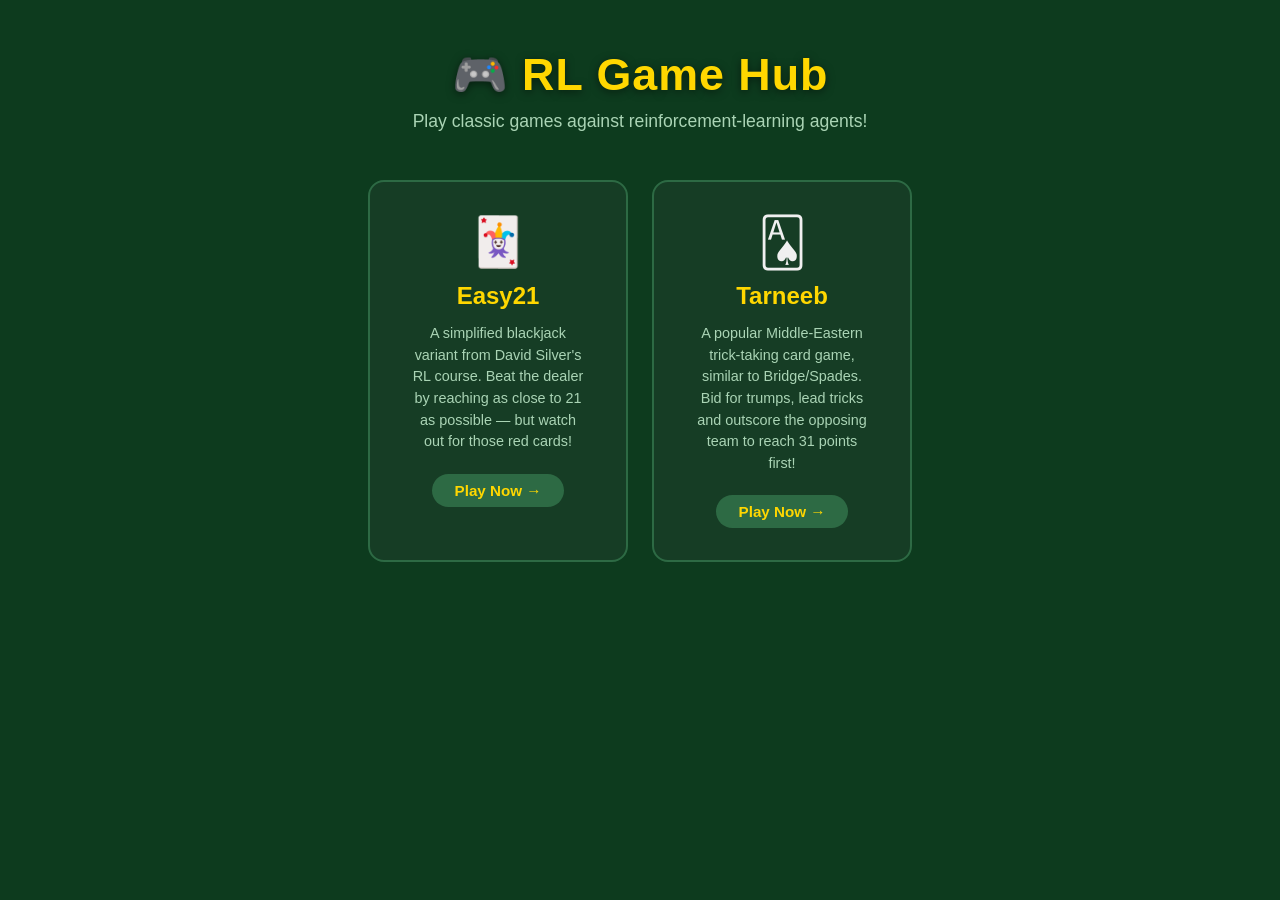
<file: templates/index.html>
<!DOCTYPE html>
<html lang="en">
<head>
  <meta charset="UTF-8" />
  <meta name="viewport" content="width=device-width, initial-scale=1.0" />
  <title>RL Game Hub</title>
  <link rel="stylesheet" href="/static/css/style.css" />
</head>
<body>
  <header class="landing-header">
    <h1>🎮 RL Game Hub</h1>
    <p>Play classic games against reinforcement-learning agents!</p>
  </header>

  <div class="game-grid">
    <a href="/easy21" class="game-card">
      <div class="game-card-icon">🃏</div>
      <h2>Easy21</h2>
      <p>
        A simplified blackjack variant from David Silver's RL course.
        Beat the dealer by reaching as close to 21 as possible —
        but watch out for those red cards!
      </p>
      <span class="play-btn">Play Now →</span>
    </a>
    <a href="/tarneeb" class="game-card">
      <div class="game-card-icon">🂡</div>
      <h2>Tarneeb</h2>
      <p>
        A popular Middle-Eastern trick-taking card game, similar to
        Bridge/Spades. Bid for trumps, lead tricks and outscore the
        opposing team to reach 31 points first!
      </p>
      <span class="play-btn">Play Now →</span>
    </a>
  </div>
</body>
</html>
</file>
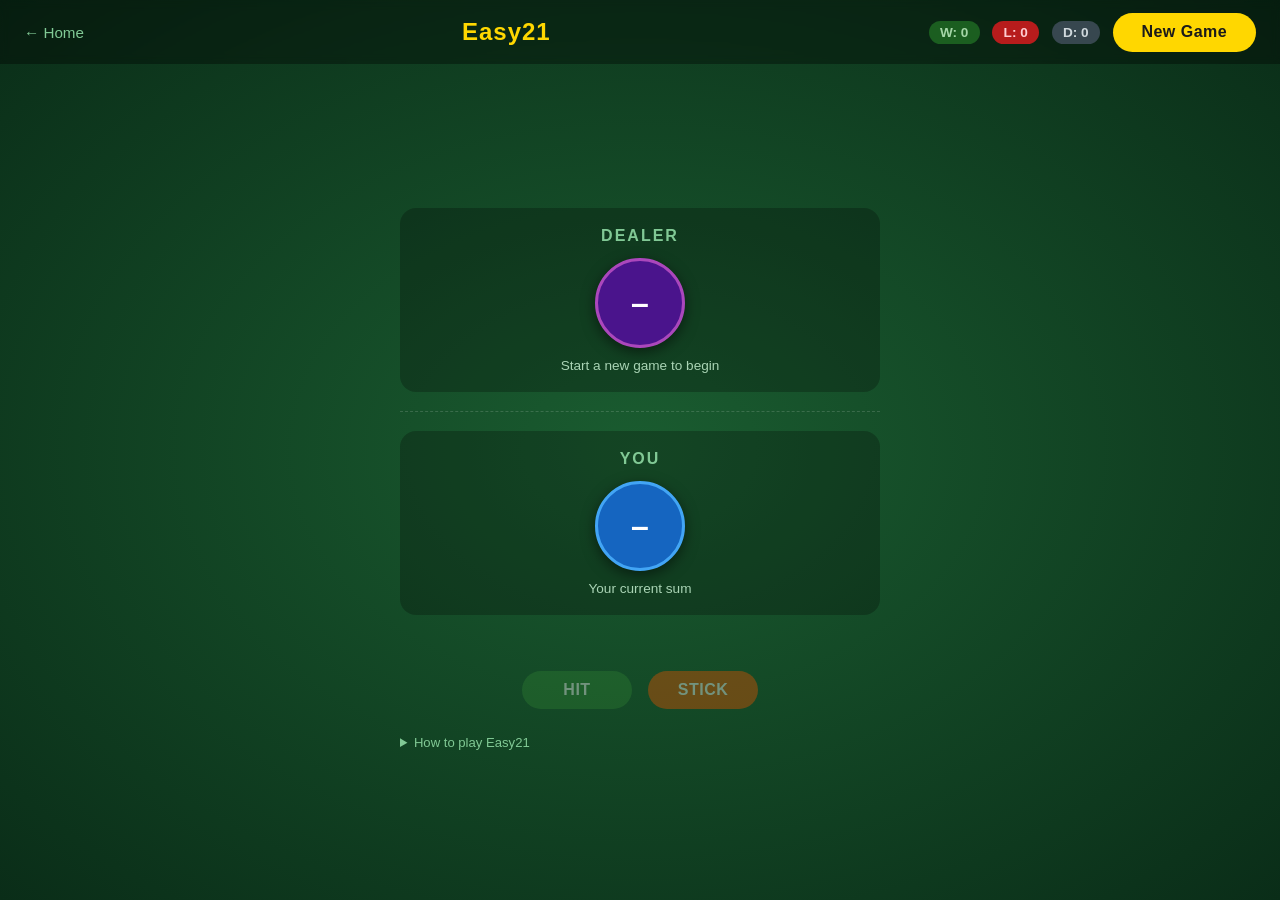
<file: templates/easy21.html>
<!DOCTYPE html>
<html lang="en">
<head>
  <meta charset="UTF-8" />
  <meta name="viewport" content="width=device-width, initial-scale=1.0" />
  <title>Easy21 – RL Game Hub</title>
  <link rel="stylesheet" href="/static/css/style.css" />
</head>
<body class="game-body">

  <!-- ── Header ─────────────────────────────────────────────── -->
  <header class="game-header">
    <a href="/" class="back-link">← Home</a>
    <h1>Easy21</h1>
    <div class="score-bar">
      <span class="score-pill win">W: <span id="wins">0</span></span>
      <span class="score-pill lose">L: <span id="losses">0</span></span>
      <span class="score-pill draw">D: <span id="draws">0</span></span>
      <button id="new-game-btn" class="btn btn-new-game">New Game</button>
    </div>
  </header>

  <!-- ── Game table ─────────────────────────────────────────── -->
  <main class="game-table" id="game-table">

    <!-- Result overlay (shown when game ends) -->
    <div class="result-overlay" id="result-overlay">
      <div class="result-box">
        <div class="result-emoji" id="result-emoji"></div>
        <div class="result-title" id="result-title"></div>
        <div class="result-detail" id="result-detail"></div>
        <button class="btn btn-play-again" id="play-again-btn">Play Again</button>
      </div>
    </div>

    <!-- Dealer section -->
    <section class="player-section" id="dealer-section">
      <h2>Dealer</h2>
      <div class="cards-row" id="dealer-cards">
        <div class="sum-badge dealer" id="dealer-badge">–</div>
        <div class="card face-down" id="dealer-hidden-card" style="display:none"></div>
      </div>
      <p class="section-label" id="dealer-label">Start a new game to begin</p>
    </section>

    <hr class="table-divider" />

    <!-- Player section -->
    <section class="player-section" id="player-section">
      <h2>You</h2>
      <div class="cards-row">
        <div class="sum-badge player" id="player-badge">–</div>
      </div>
      <p class="section-label" id="player-label">Your current sum</p>
    </section>

    <!-- Status message -->
    <p id="status-msg"></p>

    <!-- Action buttons -->
    <div class="action-row" id="action-row">
      <button class="btn btn-hit"   id="hit-btn"   disabled>HIT</button>
      <button class="btn btn-stick" id="stick-btn" disabled>STICK</button>
    </div>

    <!-- Rules accordion -->
    <details class="rules-section">
      <summary>How to play Easy21</summary>
      <ul>
        <li>Cards are numbered <strong>1–10</strong></li>
        <li><strong>Black cards</strong> (2/3 chance) add to your sum</li>
        <li><strong>Red cards</strong> (1/3 chance) subtract from your sum</li>
        <li>Going below 1 or above 21 = <strong>bust</strong> (you lose)</li>
        <li>Press <strong>HIT</strong> to draw another card</li>
        <li>Press <strong>STICK</strong> to end your turn; the dealer then plays</li>
        <li>Dealer must draw until their sum reaches 17 or higher</li>
        <li>Highest sum (without busting) wins; ties are a draw</li>
      </ul>
    </details>

  </main>

  <!-- ── Game logic ─────────────────────────────────────────── -->
  <script>
    'use strict';

    // DOM references
    const newGameBtn    = document.getElementById('new-game-btn');
    const playAgainBtn  = document.getElementById('play-again-btn');
    const hitBtn        = document.getElementById('hit-btn');
    const stickBtn      = document.getElementById('stick-btn');
    const resultOverlay = document.getElementById('result-overlay');
    const resultEmoji   = document.getElementById('result-emoji');
    const resultTitle   = document.getElementById('result-title');
    const resultDetail  = document.getElementById('result-detail');
    const dealerBadge   = document.getElementById('dealer-badge');
    const dealerHidden  = document.getElementById('dealer-hidden-card');
    const dealerLabel   = document.getElementById('dealer-label');
    const playerBadge   = document.getElementById('player-badge');
    const playerLabel   = document.getElementById('player-label');
    const statusMsg     = document.getElementById('status-msg');
    const winsEl        = document.getElementById('wins');
    const lossesEl      = document.getElementById('losses');
    const drawsEl       = document.getElementById('draws');

    let gameActive  = false;
    let lastAction  = null;

    // ── Helpers ─────────────────────────────────────────────
    function setButtons(active) {
      hitBtn.disabled   = !active;
      stickBtn.disabled = !active;
    }

    function updateScore(data) {
      winsEl.textContent   = data.wins;
      lossesEl.textContent = data.losses;
      drawsEl.textContent  = data.draws;
    }

    function renderState(state, dealerFirstCard, gameOver) {
      playerBadge.textContent = state.player_sum;

      if (gameOver) {
        // Show dealer's final sum, hide the hidden-card indicator
        dealerBadge.textContent = state.dealer_sum;
        dealerHidden.style.display = 'none';
        dealerLabel.textContent =
          `Dealer final sum: ${state.dealer_sum}`;
        playerLabel.textContent =
          `Your final sum: ${state.player_sum}`;
      } else {
        // Show only dealer's first (visible) card
        dealerBadge.textContent = dealerFirstCard;
        dealerHidden.style.display = 'flex';
        dealerLabel.textContent =
          `Dealer shows: ${dealerFirstCard}  (+hidden cards)`;
        playerLabel.textContent =
          `Your current sum: ${state.player_sum}`;
      }
    }

    function buildResultMessage(result, state) {
      if (result === 'win') {
        const dealerBusted =
          state.dealer_sum < 1 || state.dealer_sum > 21;
        return {
          emoji: '🎉',
          title: 'You Win!',
          cls:   'win',
          detail: dealerBusted
            ? `Dealer busted (sum ${state.dealer_sum})`
            : `Your ${state.player_sum} beats dealer's ${state.dealer_sum}`,
        };
      }
      if (result === 'lose') {
        // When the player busts after HIT, easy21.py stores the pre-bust sum
        // in the state (not the busted value), so checking state.player_sum
        // would never show out-of-range. Using lastAction is the reliable signal.
        const playerBusted = lastAction === 'hit';
        return {
          emoji: playerBusted ? '💥' : '😔',
          title: playerBusted ? 'Bust!' : 'You Lose!',
          cls:   'lose',
          detail: playerBusted
            ? 'You drew a card and went out of range'
            : `Dealer's ${state.dealer_sum} beats your ${state.player_sum}`,
        };
      }
      // draw
      return {
        emoji:  '🤝',
        title:  'Draw!',
        cls:    'draw',
        detail: `Both ended with ${state.player_sum}`,
      };
    }

    function showResult(result, state) {
      const msg = buildResultMessage(result, state);
      resultEmoji.textContent = msg.emoji;
      resultTitle.textContent = msg.title;
      resultTitle.className   = `result-title ${msg.cls}`;
      resultDetail.textContent = msg.detail;
      resultOverlay.style.display = 'flex';
    }

    // ── API calls ───────────────────────────────────────────
    async function newGame() {
      resultOverlay.style.display = 'none';
      statusMsg.textContent = '';
      lastAction = null;

      try {
        const res  = await fetch('/api/easy21/new', { method: 'POST' });
        const data = await res.json();

        gameActive = true;
        updateScore(data);
        renderState(data.state, data.state.dealer_first_card, false);
        setButtons(true);
      } catch (err) {
        statusMsg.textContent = 'Network error. Please try again.';
      }
    }

    async function takeAction(action) {
      if (!gameActive) return;
      lastAction = action;
      setButtons(false);
      statusMsg.textContent = '';

      try {
        const res  = await fetch('/api/easy21/action', {
          method:  'POST',
          headers: { 'Content-Type': 'application/json' },
          body:    JSON.stringify({ action }),
        });
        const data = await res.json();

        if (data.error) {
          statusMsg.textContent = data.error;
          setButtons(true);
          return;
        }

        updateScore(data);
        renderState(data.state, data.dealer_first_card, !!data.result);

        if (data.result) {
          gameActive = false;
          showResult(data.result, data.state);
        } else {
          setButtons(true);
        }
      } catch (err) {
        statusMsg.textContent = 'Network error. Please try again.';
        setButtons(true);
      }
    }

    // ── Event listeners ─────────────────────────────────────
    newGameBtn.addEventListener('click', newGame);
    playAgainBtn.addEventListener('click', newGame);
    hitBtn.addEventListener('click',   () => takeAction('hit'));
    stickBtn.addEventListener('click', () => takeAction('stick'));
  </script>
</body>
</html>
</file>
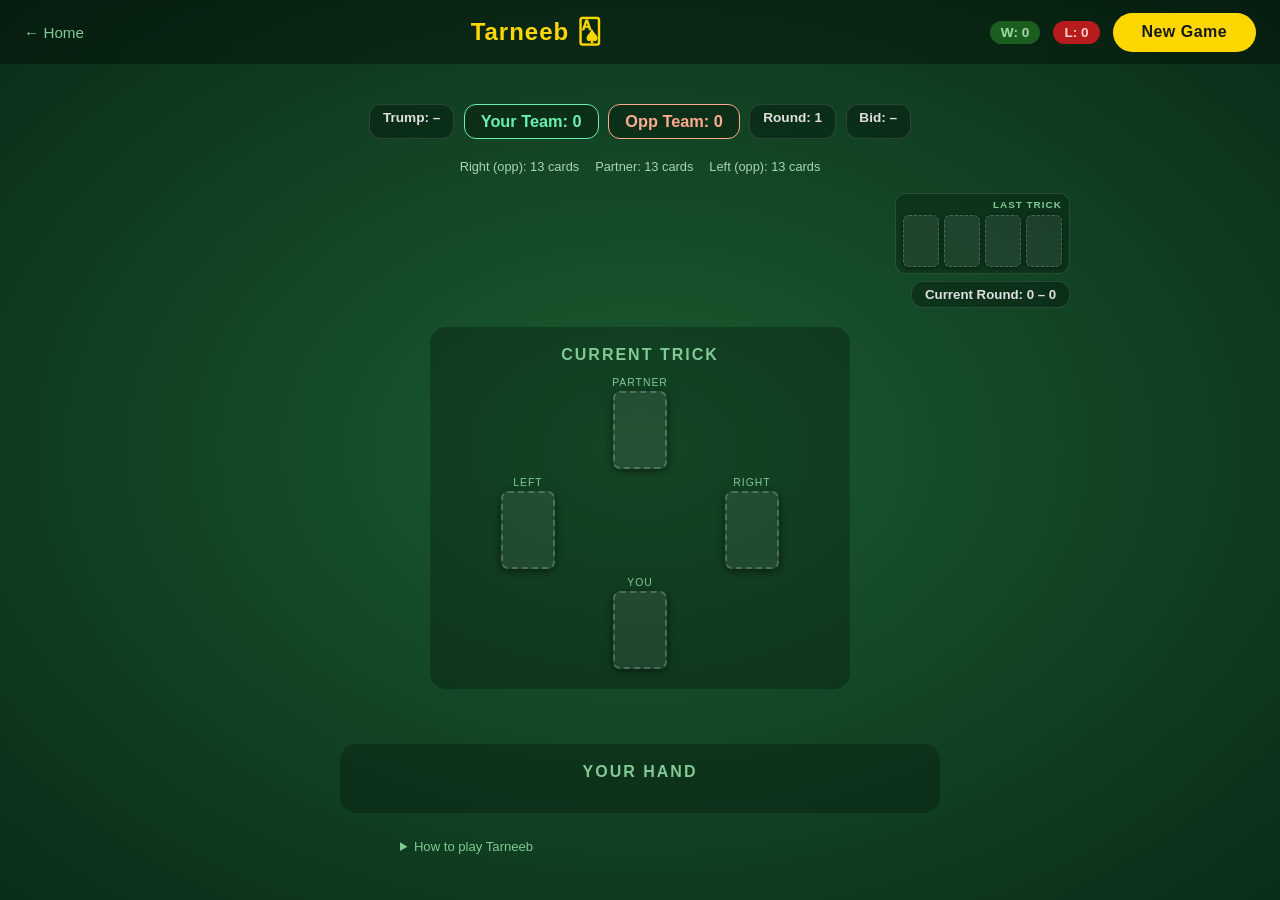
<file: templates/tarneeb.html>
<!DOCTYPE html>
<html lang="en">

<head>
  <meta charset="UTF-8" />
  <meta name="viewport" content="width=device-width, initial-scale=1.0" />
  <title>Tarneeb – RL Game Hub</title>
  <link rel="stylesheet" href="/static/css/style.css" />
</head>

<body class="game-body">

  <!-- ── Header ─────────────────────────────────────────────── -->
  <header class="game-header">
    <a href="/" class="back-link">← Home</a>
    <h1>Tarneeb 🂡</h1>
    <div class="score-bar">
      <span class="score-pill win">W: <span id="wins">0</span></span>
      <span class="score-pill lose">L: <span id="losses">0</span></span>
      <button id="new-game-btn" class="btn btn-new-game">New Game</button>
    </div>
  </header>

  <!-- ── Game table ─────────────────────────────────────────── -->
  <main class="game-table" id="game-table">

    <!-- Result overlay -->
    <div class="result-overlay" id="result-overlay">
      <div class="result-box">
        <div class="result-emoji" id="result-emoji"></div>
        <div class="result-title" id="result-title"></div>
        <div class="result-detail" id="result-detail"></div>
        <button class="btn btn-play-again" id="play-again-btn">Play Again</button>
      </div>
    </div>

    <div class="start-overlay" id="start-overlay">
      <div class="start-overlay-inner">
        <div class="start-round" id="start-round">ROUND 1</div>
        <div class="start-fight" id="start-fight">FIGHT!</div>
      </div>
    </div>

    <!-- Info strip: trump suit / scores / round -->
    <div class="tarneeb-info" id="tarneeb-info">
      <span class="info-pill" id="pill-trump">Trump: –</span>
      <span class="info-pill info-pill-you game-score-pill" id="pill-score-you">Your Team: 0</span>
      <span class="info-pill info-pill-opp game-score-pill" id="pill-score-opp">Opp Team: 0</span>
      <span class="info-pill" id="pill-round">Round: 1</span>
      <span class="info-pill" id="pill-bid">Bid: –</span>
    </div>

    <!-- Opponents strip -->
    <div class="opponents-strip" id="opponents-strip">
      <span class="opponent-chip" id="chip-right">Right (opp): 13 cards</span>
      <span class="opponent-chip" id="chip-partner">Partner: 13 cards</span>
      <span class="opponent-chip" id="chip-left">Left (opp): 13 cards</span>
    </div>

    <div class="last-trick-top-right">
      <div class="right-status-stack">
        <div class="last-trick-mini" id="last-trick-mini">
          <span class="last-trick-mini-label">Last Trick</span>
          <div class="last-trick-mini-row" id="last-trick-row">
            <div class="t-card mini empty">–</div>
            <div class="t-card mini empty">–</div>
            <div class="t-card mini empty">–</div>
            <div class="t-card mini empty">–</div>
          </div>
        </div>
        <span class="info-pill round-score-pill" id="pill-round-score">Current Round: 0 – 0</span>
      </div>
    </div>

    <!-- Current trick compass -->
    <section class="player-section" style="max-width:420px;">
      <h2 id="trick-title">Current Trick</h2>
      <div class="trick-area">
        <div class="trick-slot top">
          <span class="trick-player-label" id="trick-label-2">Partner</span>
          <div class="t-card empty" id="trick-2">–</div>
        </div>
        <div class="trick-slot left">
          <span class="trick-player-label" id="trick-label-3">Left</span>
          <div class="t-card empty" id="trick-3">–</div>
        </div>
        <div class="trick-slot center"></div>
        <div class="trick-slot right">
          <span class="trick-player-label" id="trick-label-1">Right</span>
          <div class="t-card empty" id="trick-1">–</div>
        </div>
        <div class="trick-slot bottom">
          <span class="trick-player-label" id="trick-label-0">You</span>
          <div class="t-card empty" id="trick-0">–</div>
        </div>
      </div>
    </section>

    <!-- Status message -->
    <p id="status-msg"></p>

    <section class="player-section" style="width:100%; max-width:600px;">
      <h2>Your Hand</h2>
      <div class="hand-area" id="hand-area"></div>
    </section>

    <!-- Bidding controls (shown during bidding phase) -->
    <div class="bid-controls" id="bid-controls" style="display:none;">
      <p class="bid-hint">
        Current high bid: <strong id="high-bid-val">–</strong>
        <span id="high-bid-by"></span>
      </p>

      <!-- Suit selector -->
      <div class="bid-row" id="suit-row">
        <button class="btn btn-suit hearts" data-suit="HEARTS" disabled>♥</button>
        <button class="btn btn-suit diamonds" data-suit="DIAMONDS" disabled>♦</button>
        <button class="btn btn-suit clubs" data-suit="CLUBS" disabled>♣</button>
        <button class="btn btn-suit spades" data-suit="SPADES" disabled>♠</button>
        <button class="btn btn-suit suns" data-suit="SUNS" disabled title="Suns (no-trump)">☀</button>
      </div>

      <!-- Bid value selector -->
      <div class="bid-value-row" id="bid-value-row">
        <button class="bid-value-btn" id="bid-dec" disabled>−</button>
        <span class="bid-value-display" id="bid-val-display">7</span>
        <button class="bid-value-btn" id="bid-inc" disabled>+</button>
      </div>

      <!-- Actions -->
      <div class="action-row">
        <button class="btn btn-hit" id="bid-btn" disabled>BID</button>
        <button class="btn btn-pass btn-stick" id="pass-btn" disabled>PASS</button>
        <button class="btn btn-double" id="double-btn" disabled>DOUBLE</button>
      </div>
    </div>

    <!-- Playing controls (shown during playing phase) -->
    <div id="play-controls" style="display:none; width:100%; max-width:600px;">
      <div class="action-row action-row--spaced"></div>
    </div>

    <!-- Rules accordion -->
    <details class="rules-section">
      <summary>How to play Tarneeb</summary>
      <ul>
        <li>4 players — <strong>You</strong> &amp; <strong>Partner</strong> vs two opponents</li>
        <li><strong>Bidding:</strong> starting at 7, each player bids the number of tricks their team will win (or
          passes). The highest bidder names the trump suit.</li>
        <li><strong>Playing:</strong> leads any card; others must follow suit if possible. Highest card of the led suit
          wins unless a trump is played.</li>
        <li>13 tricks per round. If the bidding team wins ≥ bid tricks, they score all their tricks. Otherwise they
          score −bid.</li>
        <li>First team to reach <strong>31 points</strong> wins the game.</li>
      </ul>
    </details>

  </main>

  <!-- ── Game logic ─────────────────────────────────────────── -->
  <script>
    'use strict';

    /* ── DOM refs ─────────────────────────────────────────── */
    const newGameBtn = document.getElementById('new-game-btn');
    const playAgainBtn = document.getElementById('play-again-btn');
    const resultOverlay = document.getElementById('result-overlay');
    const startOverlay = document.getElementById('start-overlay');
    const startRound = document.getElementById('start-round');
    const startFight = document.getElementById('start-fight');
    const resultEmoji = document.getElementById('result-emoji');
    const resultTitle = document.getElementById('result-title');
    const resultDetail = document.getElementById('result-detail');
    const statusMsg = document.getElementById('status-msg');
    const winsEl = document.getElementById('wins');
    const lossesEl = document.getElementById('losses');

    const pillTrump = document.getElementById('pill-trump');
    const pillScoreYou = document.getElementById('pill-score-you');
    const pillScoreOpp = document.getElementById('pill-score-opp');
    const pillRoundScore = document.getElementById('pill-round-score');
    const pillRound = document.getElementById('pill-round');
    const pillBid = document.getElementById('pill-bid');
    const trickTitle = document.getElementById('trick-title');
    const chipRight = document.getElementById('chip-right');
    const chipPartner = document.getElementById('chip-partner');
    const chipLeft = document.getElementById('chip-left');

    const trickSlots = {
      0: document.getElementById('trick-0'),
      1: document.getElementById('trick-1'),
      2: document.getElementById('trick-2'),
      3: document.getElementById('trick-3'),
    };
    const trickLabels = {
      0: document.getElementById('trick-label-0'),
      1: document.getElementById('trick-label-1'),
      2: document.getElementById('trick-label-2'),
      3: document.getElementById('trick-label-3'),
    };
    const lastTrickRow = document.getElementById('last-trick-row');

    const bidControls = document.getElementById('bid-controls');
    const playControls = document.getElementById('play-controls');
    const handArea = document.getElementById('hand-area');
    const doubleBtn = document.getElementById('double-btn');

    const bidBtn = document.getElementById('bid-btn');
    const passBtn = document.getElementById('pass-btn');
    const bidDecBtn = document.getElementById('bid-dec');
    const bidIncBtn = document.getElementById('bid-inc');
    const bidValDisp = document.getElementById('bid-val-display');
    const highBidVal = document.getElementById('high-bid-val');
    const highBidBy = document.getElementById('high-bid-by');
    const suitBtns = document.querySelectorAll('.btn-suit');

    /* ── State ──────────────────────────────────────────── */
    let gameActive = false;
    let selectedSuit = null;
    let bidValue = 7;
    let minBid = 7;
    let minBidForSuns = 7;   // may be lower than minBid when current high is a suit
    let gamePhase = 'bidding';
    let playerName = localStorage.getItem('tarneebPlayerName') || '';
    let currentPlayerLabels = ['You', 'Right', 'Partner', 'Left'];
    const PLAY_ANIM_MS = 380;
    const BID_ANIM_MS = 700;

    /* ── Helpers ────────────────────────────────────────── */
    const SUIT_COLORS = {
      HEARTS: 'red', DIAMONDS: 'red', CLUBS: 'black', SPADES: 'black', SUNS: '#b8860b'
    };
    const SUIT_SYMBOLS = {
      HEARTS: '♥', DIAMONDS: '♦', CLUBS: '♣', SPADES: '♠', SUNS: '☀'
    };
    const SUIT_CLASS = {
      HEARTS: 'trump-hearts', DIAMONDS: 'trump-diamonds',
      CLUBS: 'trump-clubs', SPADES: 'trump-spades', SUNS: 'trump-suns'
    };

    function clearSlots(slots) {
      Object.values(slots).forEach(el => {
        el.textContent = '–';
        el.className = 't-card empty';
      });
    }

    function renderSlots(slots, entries) {
      clearSlots(slots);
      entries.forEach(entry => {
        const slot = slots[entry.player];
        if (!slot) return;
        slot.textContent = entry.display;
        slot.className = 't-card ' + (SUIT_COLORS[entry.suit] || 'black');
      });
    }

    function renderTrick(trick) {
      trickTitle.textContent = 'Current Trick';
      renderSlots(trickSlots, trick || []);
    }

    function renderLastTrick(lastTrick) {
      const cards = lastTrick || [];
      lastTrickRow.innerHTML = '';

      for (let i = 0; i < 4; i++) {
        const card = cards[i];
        const el = document.createElement('div');
        el.className = 't-card mini';

        if (!card) {
          el.classList.add('empty');
          el.textContent = '–';
        } else {
          el.classList.add(SUIT_COLORS[card.suit] || 'black');
          el.textContent = card.display;
          const label = (typeof card.player === 'number' && currentPlayerLabels[card.player])
            ? currentPlayerLabels[card.player]
            : ('P' + (i + 1));
          el.title = 'P' + (i + 1) + ': ' + label;
        }
        lastTrickRow.appendChild(el);
      }
    }

    function sleep(ms) {
      return new Promise(resolve => setTimeout(resolve, ms));
    }

    async function animatePlayEvents(data) {
      const events = data.play_events || [];
      if (!events.length) return;

      let trickNow = [...(data.trick_before || [])];
      let lastNow = [...(data.last_trick || [])];

      renderTrick(trickNow);
      renderLastTrick(lastNow);

      for (const event of events) {
        trickNow.push(event);
        renderTrick(trickNow);
        await sleep(PLAY_ANIM_MS);

        if (trickNow.length === 4) {
          lastNow = [...trickNow];
          renderLastTrick(lastNow);
          await sleep(PLAY_ANIM_MS);
          trickNow = [];
          renderTrick(trickNow);
          await sleep(Math.floor(PLAY_ANIM_MS / 2));
        }
      }
    }

    function formatBidEvent(event, names) {
      const playerNameForEvent = names[event.player] || ('Player ' + (event.player + 1));
      if (event.kind === 'pass') {
        return playerNameForEvent + ' passed';
      }
      if (event.kind === 'double') {
        return playerNameForEvent + ' doubled';
      }
      if (event.kind === 'bid') {
        const suitSym = SUIT_SYMBOLS[event.suit] || event.suit || '';
        return playerNameForEvent + ' bid ' + event.value + ' ' + suitSym;
      }
      return playerNameForEvent + ' acted';
    }

    async function animateBidEvents(data) {
      const events = data.bid_events || [];
      if (!events.length) return;

      const names = data.player_names || ['You', 'Right', 'Partner', 'Left'];
      for (const event of events) {
        statusMsg.textContent = formatBidEvent(event, names);
        await sleep(BID_ANIM_MS);
      }

      if (!data.done && data.phase === 'bidding' && data.current_player === 0) {
        statusMsg.textContent = 'Your turn to bid';
      }
    }

    async function showBidAnimation() {
      if (!startOverlay || !startRound || !startFight) return;

      startRound.style.display = '';
      startRound.textContent = 'BID!';
      startFight.style.display = 'none';
      startFight.classList.remove('show');
      startOverlay.classList.add('show');

      await sleep(900);

      startOverlay.classList.remove('show');
      startFight.style.display = '';
      startRound.textContent = 'ROUND 1';
      startFight.textContent = 'FIGHT!';
      startRound.style.display = '';
      startFight.classList.remove('show');
    }

    async function showFightAnimation() {
      if (!startOverlay || !startRound || !startFight) return;

      startRound.style.display = 'none';
      startFight.style.display = '';
      startFight.textContent = 'FIGHT!';
      startFight.classList.remove('show');
      startOverlay.classList.add('show');

      await sleep(60);
      startFight.classList.add('show');
      await sleep(900);

      startOverlay.classList.remove('show');
      startRound.style.display = '';
      startFight.classList.remove('show');
    }

    function renderHand(hand, enabled) {
      handArea.innerHTML = '';
      hand.forEach(card => {
        const btn = document.createElement('button');
        const isValid = card.valid !== false;
        btn.className = 'hand-card ' + (SUIT_COLORS[card.suit] || 'black');
        btn.textContent = card.display;
        btn.disabled = !enabled || !isValid;
        if (!isValid) btn.title = 'Must follow the led suit';
        btn.addEventListener('click', () => playCard(card));
        handArea.appendChild(btn);
      });
    }

    function updateInfoPills(data) {
      // Trump
      pillTrump.className = 'info-pill';
      const names = data.player_names || ['You', 'Right', 'Partner', 'Left'];
      const doubleText = (data.double_by === null || data.double_by === undefined)
        ? ''
        : (' • Double ×2 by ' + (names[data.double_by] || 'Player'));
      if (data.trump_suit) {
        pillTrump.textContent =
          'Trump: ' + data.current_high_bid + ' ' + data.trump_suit_display +
          ' (' + data.trump_suit + ')' + doubleText;
        pillTrump.classList.add(SUIT_CLASS[data.trump_suit]);
      } else {
        pillTrump.textContent = 'Trump: –' + doubleText;
      }

      // Score (team 0 vs team 1)
      const teamNames = data.team_names || ['Your Team', 'Opponents'];
      pillScoreYou.textContent = teamNames[0] + ': ' + data.score[0];
      pillScoreOpp.textContent = teamNames[1] + ': ' + data.score[1];

      // Running score this round
      pillRoundScore.textContent =
        'Round: ' + teamNames[0] + ' ' + data.round_score[0] +
        ' – ' + data.round_score[1] + ' ' + teamNames[1];

      // Round
      pillRound.textContent = 'Round: ' + data.round_num;

      // Current bid
      const bidSuitText = data.current_high_bid_suit_display
        ? (' ' + data.current_high_bid_suit_display)
        : '';
      if (!data.suit_selected && data.bidder !== null) {
        pillBid.textContent =
          'Bid: ' + data.current_high_bid + bidSuitText +
          (data.bidder_label ? ' by ' + data.bidder_label : '');
      } else if (data.phase === 'bidding') {
        pillBid.textContent = 'Bid: –';
      } else {
        pillBid.textContent =
          'Bid: ' + data.current_high_bid + bidSuitText +
          (data.bidder_label ? ' by ' + data.bidder_label : '');
      }
    }

    function updateOpponents(data) {
      const counts = data.player_card_counts;
      const names = data.player_names || ['You', 'Right', 'Partner', 'Left'];
      chipRight.textContent = names[1] + ' (opp): ' + counts[1] + ' cards';
      chipPartner.textContent = names[2] + ' (partner): ' + counts[2] + ' cards';
      chipLeft.textContent = names[3] + ' (opp): ' + counts[3] + ' cards';
    }

    function updateTrickLabels(data) {
      const names = data.player_names || ['You', 'Right', 'Partner', 'Left'];
      trickLabels[0].textContent = names[0];
      trickLabels[1].textContent = names[1];
      trickLabels[2].textContent = names[2];
      trickLabels[3].textContent = names[3];
    }

    function setBiddingControls(data) {
      gamePhase = 'bidding';
      bidControls.style.display = '';
      playControls.style.display = 'none';

      // Show hand before bidding, but keep cards disabled during bidding.
      renderHand(data.hand, false);

      const high = data.current_high_bid;
      const bidSuitText = data.current_high_bid_suit_display
        ? (' ' + data.current_high_bid_suit_display)
        : '';
      highBidVal.textContent = high + bidSuitText;
      highBidBy.textContent = data.bidder_label ? ' by ' + data.bidder_label : '';

      // Minimum valid bid for regular suits is one above current high, at least 7
      minBid = Math.max(7, high + 1);
      // Suns can match a suit bid (not another suns / no-bid baseline)
      const currentIsSuit = data.current_high_bid_suit && data.current_high_bid_suit !== 'SUNS';
      minBidForSuns = currentIsSuit ? Math.max(7, high) : Math.max(7, high + 1);

      bidValue = minBid;
      bidValDisp.textContent = bidValue;

      const canBid = minBid <= 13;
      const canBidSuns = minBidForSuns <= 13;
      suitBtns.forEach(b => {
        b.disabled = (b.dataset.suit === 'SUNS') ? !canBidSuns : !canBid;
      });
      bidDecBtn.disabled = true;
      bidIncBtn.disabled = !canBid || bidValue >= 13;
      bidBtn.disabled = true;   // need suit selected first
      passBtn.disabled = false;
      doubleBtn.disabled = !(data.bidder !== null && data.double_by === null);
      selectedSuit = null;
      suitBtns.forEach(b => b.classList.remove('selected'));
    }

    function setPlayingControls(data) {
      gamePhase = 'playing';
      bidControls.style.display = 'none';
      playControls.style.display = '';

      const enabled = gameActive;
      renderHand(data.hand, enabled);
      doubleBtn.disabled = true;
    }

    function applyState(data) {
      currentPlayerLabels = data.player_labels || currentPlayerLabels;
      updateInfoPills(data);
      updateOpponents(data);
      updateTrickLabels(data);
      renderTrick(data.trick || []);
      renderLastTrick(data.last_trick || []);

      if (data.phase === 'bidding') {
        setBiddingControls(data);
      } else {
        setPlayingControls(data);
      }

      winsEl.textContent = data.wins;
      lossesEl.textContent = data.losses;
    }

    function showResult(result, data) {
      const teamScore = data.score;
      if (result === 'win') {
        resultEmoji.textContent = '🏆';
        resultTitle.textContent = 'Your team wins!';
        resultTitle.className = 'result-title win';
        resultDetail.textContent =
          'Final score — You: ' + teamScore[0] + '  Opponents: ' + teamScore[1];
      } else if (result === 'lose') {
        resultEmoji.textContent = '😔';
        resultTitle.textContent = 'Opponents win!';
        resultTitle.className = 'result-title lose';
        resultDetail.textContent =
          'Final score — You: ' + teamScore[0] + '  Opponents: ' + teamScore[1];
      } else {
        resultEmoji.textContent = '🤝';
        resultTitle.textContent = 'Draw!';
        resultTitle.className = 'result-title draw';
        resultDetail.textContent = 'No winner this game.';
      }
      resultOverlay.style.display = 'flex';
    }

    /* ── API calls ──────────────────────────────────────── */
    async function newGame() {
      resultOverlay.style.display = 'none';
      statusMsg.textContent = '';
      gameActive = false;

      const promptDefault = playerName || 'Player';
      const entered = window.prompt('Enter your name', promptDefault);
      if (entered !== null) {
        playerName = entered.trim() || 'Player';
        localStorage.setItem('tarneebPlayerName', playerName);
      }

      try {
        const res = await fetch('/api/tarneeb/new', {
          method: 'POST',
          headers: { 'Content-Type': 'application/json' },
          body: JSON.stringify({ player_name: playerName || 'Player' }),
        });
        const data = await res.json();
        if (data.error) { statusMsg.textContent = data.error; return; }
        applyState(data);
        disableAllActions();
        await showBidAnimation();
        gameActive = true;
        applyState(data);
      } catch {
        statusMsg.textContent = 'Network error. Please try again.';
      }
    }

    async function sendAction(actionObj) {
      if (!gameActive) return;
      gameActive = false;   // prevent double-clicks
      disableAllActions();
      statusMsg.textContent = '';

      try {
        const wasBidding = gamePhase === 'bidding';
        const res = await fetch('/api/tarneeb/action', {
          method: 'POST',
          headers: { 'Content-Type': 'application/json' },
          body: JSON.stringify({ action: actionObj }),
        });
        const data = await res.json();

        if (data.error) {
          statusMsg.textContent = data.error;
          gameActive = true;
          applyState(data);
          return;
        }

        const enteringPlay = wasBidding && data.phase === 'playing';

        if (data.done) {
          await animateBidEvents(data);
          if (enteringPlay) {
            await showFightAnimation();
          }
          await animatePlayEvents(data);
          applyState(data);
          disableAllActions();
          showResult(data.result, data);
        } else {
          await animateBidEvents(data);
          if (enteringPlay) {
            await showFightAnimation();
          }
          await animatePlayEvents(data);
          gameActive = true;
          applyState(data);
        }
      } catch {
        statusMsg.textContent = 'Network error. Please try again.';
        gameActive = true;
      }
    }

    function disableAllActions() {
      suitBtns.forEach(b => { b.disabled = true; });
      bidDecBtn.disabled = true;
      bidIncBtn.disabled = true;
      bidBtn.disabled = true;
      passBtn.disabled = true;
      doubleBtn.disabled = true;
      handArea.querySelectorAll('button').forEach(b => { b.disabled = true; });
    }

    /* ── Bidding event handlers ────────────────────────── */
    suitBtns.forEach(btn => {
      btn.addEventListener('click', () => {
        suitBtns.forEach(b => b.classList.remove('selected'));
        btn.classList.add('selected');
        selectedSuit = btn.dataset.suit;
        // When switching suits, snap bidValue to the effective min for this suit
        const effectiveMin = (selectedSuit === 'SUNS') ? minBidForSuns : minBid;
        if (bidValue < effectiveMin) {
          bidValue = effectiveMin;
          bidValDisp.textContent = bidValue;
        }
        bidDecBtn.disabled = (bidValue <= effectiveMin);
        bidIncBtn.disabled = (bidValue >= 13);
        bidBtn.disabled = (effectiveMin > 13);
      });
    });

    bidDecBtn.addEventListener('click', () => {
      const effectiveMin = (selectedSuit === 'SUNS') ? minBidForSuns : minBid;
      if (bidValue > effectiveMin) {
        bidValue--;
        bidValDisp.textContent = bidValue;
        bidDecBtn.disabled = (bidValue <= effectiveMin);
        bidIncBtn.disabled = (bidValue >= 13);
      }
    });

    bidIncBtn.addEventListener('click', () => {
      const effectiveMin = (selectedSuit === 'SUNS') ? minBidForSuns : minBid;
      if (bidValue < 13) {
        bidValue++;
        bidValDisp.textContent = bidValue;
        bidDecBtn.disabled = (bidValue <= effectiveMin);
        bidIncBtn.disabled = (bidValue >= 13);
      }
    });

    bidBtn.addEventListener('click', () => {
      const effectiveMin = (selectedSuit === 'SUNS') ? minBidForSuns : minBid;
      if (!selectedSuit || effectiveMin > 13) return;
      sendAction({ kind: 'bid', value: bidValue, suit: selectedSuit });
    });

    passBtn.addEventListener('click', () => {
      sendAction({ kind: 'pass' });
    });

    doubleBtn.addEventListener('click', () => {
      sendAction({ kind: 'double' });
    });

    /* ── Card play ─────────────────────────────────────── */
    function playCard(card) {
      sendAction({ kind: 'card', suit: card.suit, number: card.number });
    }

    /* ── Bootstrap ─────────────────────────────────────── */
    newGameBtn.addEventListener('click', newGame);
    playAgainBtn.addEventListener('click', newGame);
  </script>
</body>

</html>
</file>
<file: static/css/style.css>
/* ============================================================
   RL Game Hub – shared styles
   ============================================================ */

/* ----- Reset & base ---------------------------------------- */
*, *::before, *::after {
  box-sizing: border-box;
  margin: 0;
  padding: 0;
}

body {
  font-family: 'Segoe UI', Tahoma, Geneva, Verdana, sans-serif;
  background: #0d3b1e;
  color: #f0f0f0;
  min-height: 100vh;
}

a {
  color: #81c995;
  text-decoration: none;
}

a:hover {
  text-decoration: underline;
}

/* ----- Layout helpers --------------------------------------- */
.container {
  max-width: 960px;
  margin: 0 auto;
  padding: 2rem 1rem;
}

/* ============================================================
   Landing page
   ============================================================ */
.landing-header {
  text-align: center;
  padding: 3rem 1rem 2rem;
}

.landing-header h1 {
  font-size: 2.8rem;
  letter-spacing: 1px;
  color: #ffd700;
  text-shadow: 0 2px 8px rgba(0,0,0,.5);
}

.landing-header p {
  margin-top: .6rem;
  font-size: 1.1rem;
  color: #aad4b5;
}

.game-grid {
  display: flex;
  flex-wrap: wrap;
  gap: 1.5rem;
  justify-content: center;
  padding: 1rem;
}

.game-card {
  background: #163d25;
  border: 2px solid #2d6a44;
  border-radius: 16px;
  padding: 2rem 2.5rem;
  width: 260px;
  text-align: center;
  cursor: pointer;
  transition: transform .2s, box-shadow .2s;
  display: flex;
  flex-direction: column;
  align-items: center;
  gap: .8rem;
  color: #f0f0f0;
}

.game-card:hover {
  transform: translateY(-4px);
  box-shadow: 0 8px 24px rgba(0,0,0,.5);
  text-decoration: none;
}

.game-card-icon {
  font-size: 3rem;
}

.game-card h2 {
  font-size: 1.5rem;
  color: #ffd700;
}

.game-card p {
  font-size: .9rem;
  color: #aad4b5;
  line-height: 1.5;
}

.play-btn {
  display: inline-block;
  margin-top: .5rem;
  padding: .5rem 1.4rem;
  background: #2d6a44;
  border-radius: 20px;
  font-weight: 600;
  font-size: .95rem;
  color: #ffd700;
  transition: background .2s;
}

.game-card:hover .play-btn {
  background: #3a8a5a;
}

/* ============================================================
   Easy21 game page
   ============================================================ */
.game-body {
  display: flex;
  flex-direction: column;
  min-height: 100vh;
  background: radial-gradient(ellipse at center, #1a5c30 0%, #0a2d18 100%);
}

/* --- Header --- */
.game-header {
  display: flex;
  align-items: center;
  justify-content: space-between;
  padding: .8rem 1.5rem;
  background: rgba(0,0,0,.35);
  backdrop-filter: blur(4px);
  flex-shrink: 0;
}

.game-header h1 {
  font-size: 1.5rem;
  color: #ffd700;
  letter-spacing: 1px;
}

.back-link {
  font-size: .95rem;
  color: #81c995;
  white-space: nowrap;
}

.score-bar {
  display: flex;
  align-items: center;
  gap: .8rem;
  font-size: .9rem;
}

.score-pill {
  padding: .25rem .7rem;
  border-radius: 12px;
  font-weight: 700;
  font-size: .85rem;
}

.score-pill.win  { background: #1b5e20; color: #a5d6a7; }
.score-pill.lose { background: #b71c1c; color: #ffcdd2; }
.score-pill.draw { background: #37474f; color: #cfd8dc; }

/* --- Table --- */
.game-table {
  flex: 1;
  display: flex;
  flex-direction: column;
  align-items: center;
  justify-content: center;
  padding: 1.5rem 1rem;
  gap: 1.2rem;
  position: relative;
}

/* --- Player sections (Dealer / You) --- */
.player-section {
  width: 100%;
  max-width: 480px;
  background: rgba(0,0,0,.25);
  border-radius: 16px;
  padding: 1.2rem 1.5rem;
  text-align: center;
}

.player-section h2 {
  font-size: 1rem;
  text-transform: uppercase;
  letter-spacing: 2px;
  color: #81c995;
  margin-bottom: .8rem;
}

.cards-row {
  display: flex;
  align-items: center;
  justify-content: center;
  gap: .6rem;
  min-height: 90px;
}

/* playing card */
.card {
  width: 62px;
  height: 88px;
  border-radius: 8px;
  display: flex;
  align-items: center;
  justify-content: center;
  font-weight: 700;
  font-size: 1.5rem;
  box-shadow: 0 3px 10px rgba(0,0,0,.5);
  flex-shrink: 0;
  transition: transform .3s;
}

.card.face-up {
  background: #fff;
  color: #1a1a1a;
  border: 2px solid #ddd;
}

.card.face-down {
  background: linear-gradient(135deg, #1a237e 25%, #283593 100%);
  border: 2px solid #3949ab;
  color: transparent;
}

.card.face-down::after {
  content: '?';
  color: rgba(255,255,255,.4);
  font-size: 1.6rem;
}

/* sum badge (large) */
.sum-badge {
  width: 90px;
  height: 90px;
  border-radius: 50%;
  display: flex;
  align-items: center;
  justify-content: center;
  font-size: 2rem;
  font-weight: 800;
  box-shadow: 0 4px 14px rgba(0,0,0,.5);
}

.sum-badge.player {
  background: #1565c0;
  color: #fff;
  border: 3px solid #42a5f5;
}

.sum-badge.dealer {
  background: #4a148c;
  color: #fff;
  border: 3px solid #ab47bc;
}

.section-label {
  margin-top: .6rem;
  font-size: .85rem;
  color: #aad4b5;
}

/* --- Divider --- */
.table-divider {
  width: 100%;
  max-width: 480px;
  border: none;
  border-top: 1px dashed rgba(255,255,255,.15);
}

/* --- Result overlay --- */
.result-overlay {
  position: absolute;
  inset: 0;
  display: none;
  align-items: center;
  justify-content: center;
  background: rgba(0,0,0,.55);
  border-radius: 0;
  z-index: 10;
}

.start-overlay {
  position: absolute;
  inset: 0;
  display: none;
  align-items: center;
  justify-content: center;
  background: rgba(0,0,0,.56);
  pointer-events: none;
  z-index: 11;
}

.start-overlay.show {
  display: flex;
}

.start-overlay-inner {
  display: flex;
  flex-direction: column;
  align-items: center;
  gap: .9rem;
  text-align: center;
}

.start-round {
  font-size: clamp(2.1rem, 6.2vw, 4.2rem);
  font-weight: 900;
  color: #ffd700;
  letter-spacing: 3px;
  text-transform: uppercase;
  text-shadow: 0 0 16px rgba(255,215,0,.55), 0 4px 18px rgba(0,0,0,.75);
  animation: start-round-pop .6s ease-out;
}

.start-fight {
  font-size: clamp(2.4rem, 8vw, 5rem);
  font-weight: 900;
  color: #ff5252;
  letter-spacing: 4px;
  text-transform: uppercase;
  text-shadow: 0 0 16px rgba(255,82,82,.5), 0 4px 18px rgba(0,0,0,.75);
  opacity: 0;
  transform: scale(.74);
}

.start-fight.show {
  animation: start-fight-smash .45s ease-out forwards;
}

@keyframes start-round-pop {
  0% {
    opacity: 0;
    transform: scale(.82);
  }
  100% {
    opacity: 1;
    transform: scale(1);
  }
}

@keyframes start-fight-smash {
  0% {
    opacity: 0;
    transform: scale(.74);
  }
  70% {
    opacity: 1;
    transform: scale(1.08);
  }
  100% {
    opacity: 1;
    transform: scale(1);
  }
}

.result-box {
  background: #163d25;
  border: 2px solid #2d6a44;
  border-radius: 20px;
  padding: 2rem 3rem;
  text-align: center;
  box-shadow: 0 8px 32px rgba(0,0,0,.6);
  animation: pop-in .3s ease;
  max-width: 320px;
  width: 90%;
}

@keyframes pop-in {
  0%   { transform: scale(.7); opacity: 0; }
  100% { transform: scale(1);  opacity: 1; }
}

.result-emoji {
  font-size: 3rem;
  margin-bottom: .4rem;
}

.result-title {
  font-size: 1.8rem;
  font-weight: 800;
  margin-bottom: .4rem;
}

.result-title.win  { color: #69f0ae; }
.result-title.lose { color: #ff5252; }
.result-title.draw { color: #b0bec5; }

.result-detail {
  font-size: .9rem;
  color: #aad4b5;
  margin-bottom: 1.2rem;
}

/* --- Buttons --- */
.btn {
  padding: .65rem 1.8rem;
  border: none;
  border-radius: 30px;
  font-size: 1rem;
  font-weight: 700;
  cursor: pointer;
  transition: transform .15s, box-shadow .15s;
  letter-spacing: .5px;
}

.btn:hover:not(:disabled) {
  transform: translateY(-2px);
  box-shadow: 0 4px 14px rgba(0,0,0,.4);
}

.btn:active:not(:disabled) {
  transform: translateY(0);
}

.btn:disabled {
  opacity: .4;
  cursor: default;
}

.btn-new-game {
  background: #ffd700;
  color: #1a1a1a;
}

.btn-hit {
  background: #2e7d32;
  color: #fff;
  min-width: 110px;
}

.btn-stick {
  background: #e65100;
  color: #fff;
  min-width: 110px;
}

.btn-play-again {
  background: #ffd700;
  color: #1a1a1a;
}

/* --- Action row --- */
.action-row {
  display: flex;
  gap: 1rem;
  justify-content: center;
  flex-wrap: wrap;
}

/* --- Rules accordion --- */
.rules-section {
  width: 100%;
  max-width: 480px;
  font-size: .82rem;
}

.rules-section summary {
  cursor: pointer;
  color: #81c995;
  user-select: none;
  padding: .4rem 0;
}

.rules-section ul {
  margin-top: .5rem;
  padding-left: 1.4rem;
  color: #aad4b5;
  line-height: 1.8;
}

/* --- Status text --- */
#status-msg {
  font-size: .9rem;
  color: #aad4b5;
  min-height: 1.2em;
  text-align: center;
}

/* ============================================================
   Tarneeb game page
   ============================================================ */

/* Trick area — four card slots arranged in a compass layout */
.trick-area {
  display: grid;
  grid-template-areas:
    ".      top    ."
    "left   center right"
    ".      bottom .";
  grid-template-columns: 1fr auto 1fr;
  grid-template-rows: auto auto auto;
  gap: .5rem;
  align-items: center;
  justify-items: center;
  width: 100%;
  max-width: 380px;
  margin: 0 auto;
}

.trick-slot { display: flex; flex-direction: column; align-items: center; gap: .2rem; }
.trick-slot.top    { grid-area: top; }
.trick-slot.left   { grid-area: left; }
.trick-slot.center { grid-area: center; width: 60px; }
.trick-slot.right  { grid-area: right; }
.trick-slot.bottom { grid-area: bottom; }

.trick-player-label {
  font-size: .65rem;
  color: #81c995;
  text-transform: uppercase;
  letter-spacing: 1px;
}

/* Playing cards in the trick / hand */
.t-card {
  width: 54px;
  height: 78px;
  border-radius: 7px;
  display: flex;
  align-items: center;
  justify-content: center;
  font-weight: 700;
  font-size: 1.1rem;
  box-shadow: 0 2px 8px rgba(0,0,0,.5);
  background: #fff;
  color: #1a1a1a;
  border: 2px solid #ccc;
  flex-shrink: 0;
}

.t-card.red  { color: #c62828; }
.t-card.black { color: #1a1a1a; }
.t-card.empty {
  background: rgba(255,255,255,.07);
  border: 2px dashed rgba(255,255,255,.2);
  color: transparent;
}

.last-trick-top-right {
  width: 100%;
  max-width: 860px;
  display: flex;
  justify-content: flex-end;
}

.right-status-stack {
  display: flex;
  flex-direction: column;
  align-items: flex-end;
  gap: .45rem;
}

.last-trick-mini {
  display: flex;
  flex-direction: column;
  align-items: flex-end;
  gap: .3rem;
  padding: .35rem .45rem;
  border-radius: 10px;
  background: rgba(0,0,0,.22);
  border: 1px solid rgba(255,255,255,.12);
}

.last-trick-mini-label {
  font-size: .62rem;
  color: #81c995;
  text-transform: uppercase;
  letter-spacing: 1px;
  font-weight: 700;
}

.last-trick-mini-row {
  display: flex;
  gap: .3rem;
}

.t-card.mini {
  width: 36px;
  height: 52px;
  font-size: .8rem;
  border-radius: 6px;
  border-width: 1.5px;
  box-shadow: 0 1px 5px rgba(0,0,0,.45);
}

/* Hand of cards — player's hand */
.hand-area {
  display: flex;
  flex-wrap: wrap;
  gap: .5rem;
  justify-content: center;
  max-width: 600px;
  margin: 0 auto;
}

.hand-card {
  width: 54px;
  height: 78px;
  border-radius: 7px;
  display: flex;
  align-items: center;
  justify-content: center;
  font-weight: 700;
  font-size: 1.05rem;
  box-shadow: 0 2px 8px rgba(0,0,0,.5);
  background: #fff;
  color: #1a1a1a;
  border: 2px solid #ccc;
  cursor: pointer;
  transition: transform .15s, box-shadow .15s;
  flex-shrink: 0;
}

.hand-card.red  { color: #c62828; }
.hand-card.black { color: #1a1a1a; }

.hand-card:hover:not(:disabled) {
  transform: translateY(-6px);
  box-shadow: 0 6px 18px rgba(0,0,0,.55);
  border-color: #ffd700;
}

.hand-card:disabled {
  opacity: .55;
  cursor: default;
}

/* Info row – trump suit, scores, round */
.tarneeb-info {
  display: flex;
  flex-wrap: wrap;
  gap: .6rem;
  justify-content: center;
  font-size: .85rem;
}

.info-pill {
  padding: .3rem .8rem;
  border-radius: 12px;
  font-weight: 600;
  background: rgba(0,0,0,.3);
  border: 1px solid rgba(255,255,255,.12);
  color: #e0e0e0;
}

.info-pill .sym { font-size: 1rem; }
.info-pill.trump-hearts   { border-color: #ef9a9a; color: #ef9a9a; }
.info-pill.trump-diamonds { border-color: #ef9a9a; color: #ef9a9a; }
.info-pill.trump-clubs    { border-color: #90caf9; color: #90caf9; }
.info-pill.trump-spades   { border-color: #90caf9; color: #90caf9; }
.info-pill.trump-suns     { border-color: #ffd700; color: #ffd700; }
.info-pill-you { border-color: #69f0ae; color: #69f0ae; }
.info-pill-opp { border-color: #ffab91; color: #ffab91; }

.game-score-pill {
  font-size: 1.02rem;
  font-weight: 800;
  padding: .45rem 1rem;
}

.round-score-pill {
  font-size: .83rem;
}

/* Bidding controls */
.bid-controls {
  display: flex;
  flex-direction: column;
  align-items: center;
  gap: .8rem;
  width: 100%;
  max-width: 480px;
}

.bid-row {
  display: flex;
  flex-wrap: wrap;
  gap: .5rem;
  justify-content: center;
}

.btn-suit {
  padding: .5rem 1rem;
  border: 2px solid transparent;
  border-radius: 10px;
  font-size: 1.1rem;
  font-weight: 700;
  cursor: pointer;
  background: rgba(255,255,255,.1);
  transition: transform .12s, background .12s;
}

.btn-suit.hearts,
.btn-suit.diamonds { color: #ef5350; border-color: #ef5350; }
.btn-suit.clubs,
.btn-suit.spades   { color: #b0bec5; border-color: #b0bec5; }
.btn-suit.suns     { color: #ffd700; border-color: #ffd700; }

.btn-suit.selected {
  background: rgba(255,255,255,.25);
  transform: translateY(-2px);
}

.btn-suit:disabled { opacity: .35; cursor: default; }

.bid-value-row {
  display: flex;
  align-items: center;
  gap: .6rem;
}

.bid-value-btn {
  width: 32px;
  height: 32px;
  border-radius: 50%;
  border: none;
  background: #2d6a44;
  color: #fff;
  font-size: 1.1rem;
  font-weight: 700;
  cursor: pointer;
  display: flex;
  align-items: center;
  justify-content: center;
  transition: background .12s;
}

.bid-value-btn:hover:not(:disabled) { background: #3a8a5a; }
.bid-value-btn:disabled { opacity: .35; cursor: default; }

.bid-value-display {
  min-width: 2.5rem;
  text-align: center;
  font-size: 1.4rem;
  font-weight: 800;
  color: #ffd700;
}

.btn-pass {
  background: #455a64;
  color: #fff;
}

.btn-double {
  background: #7b1fa2;
  color: #fff;
}

/* Other player info strip */
.opponents-strip {
  display: flex;
  gap: 1rem;
  justify-content: center;
  font-size: .8rem;
  color: #aad4b5;
}

.bid-hint {
  font-size: .85rem;
  color: #aad4b5;
}

.action-row--spaced {
  margin-top: .6rem;
}
</file>
